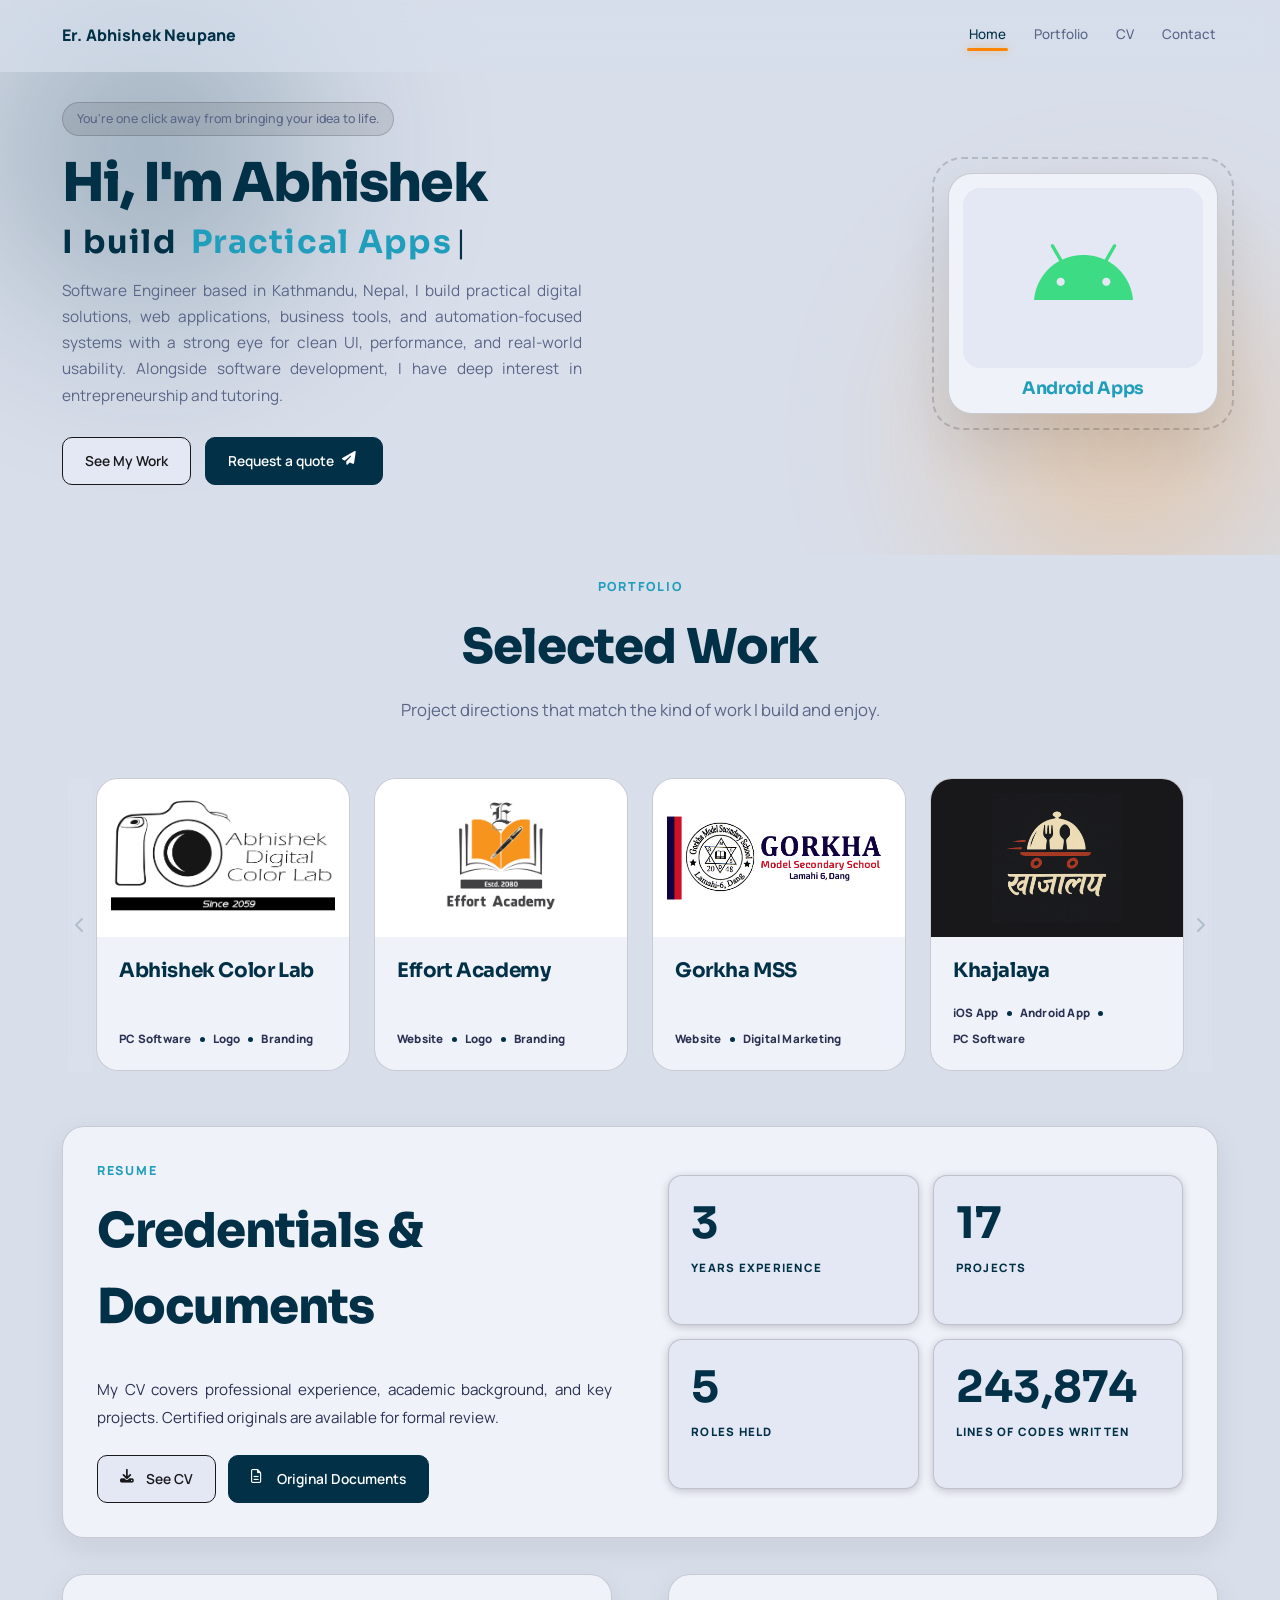
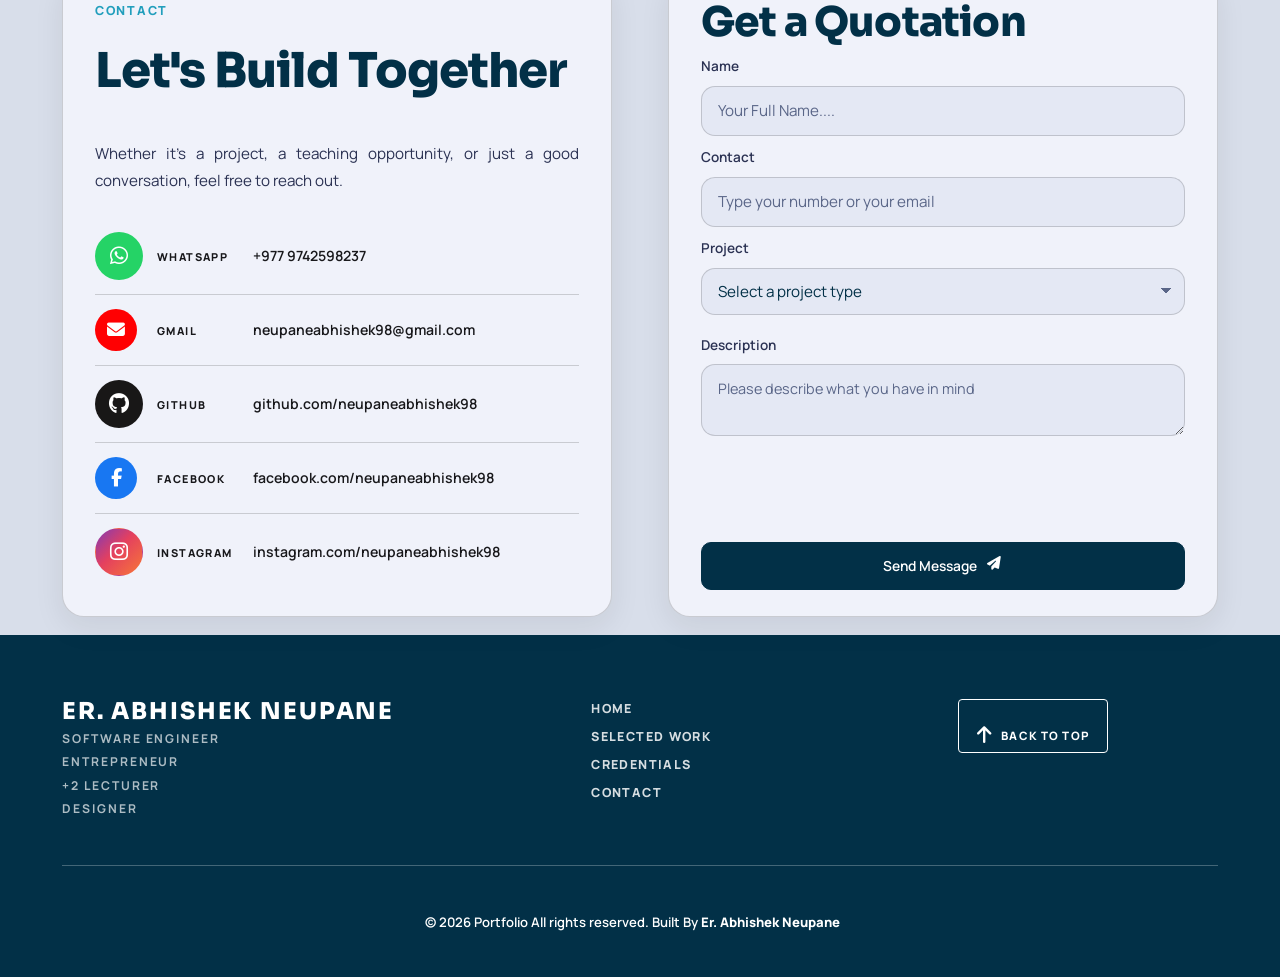
<file: index.html>
<!DOCTYPE html>
<html lang="en" data-theme="light">

<head>
  <meta charset="UTF-8" />
  <meta name="viewport" content="width=device-width, initial-scale=1.0" />
  <meta name="description"
    content="Abhishek Neupane - web developer and designer building responsive websites, clean interfaces, and practical digital experiences." />
  <meta name="theme-color" content="#d8deea" />
  <title>Er. Abhishek Neupane</title>
  <link rel="preconnect" href="https://fonts.googleapis.com">
  <link rel="preconnect" href="https://fonts.gstatic.com" crossorigin>
  <link
    href="https://fonts.googleapis.com/css2?family=Manrope:wght@300;400;500;600;700;800&family=Sora:wght@400;500;600;700;800&display=swap"
    rel="stylesheet">
  <link rel="stylesheet" href="https://cdnjs.cloudflare.com/ajax/libs/font-awesome/6.5.2/css/all.min.css" />
  <link rel="stylesheet" href="styles.css" />
</head>

<body>
  <!-- Navigation -->
  <header class="navbar" id="navbar">
    <div class="container nav-container">
      <a href="#home" class="logo" aria-label="Home">
        <span class="brand-logo-current">Er. Abhishek Neupane</span>
        <span class="brand-logo-hover" aria-hidden="true">A.NEUPANE</span>
      </a>
      <nav class="nav-links" id="navLinks">
        <a href="#home" class="nav-link nav-home"><span>Home</span></a>
        <a href="#portfolio" class="nav-link nav-portfolio" aria-label="Portfolio">
          <i class="fa-solid fa-briefcase" aria-hidden="true"></i>
          <span>Portfolio</span>
        </a>
        <a href="#cv" class="nav-link nav-cv"><span>CV</span></a>
        <a href="#contact" class="nav-link nav-contact" aria-label="Contact">
          <i class="fa-solid fa-phone" aria-hidden="true"></i>
          <span>Contact</span>
        </a>
      </nav>
      <button class="menu-toggle" id="menuToggle" aria-label="Toggle menu">
        <span></span><span></span><span></span>
      </button>
    </div>
  </header>

  <!-- Hero Section -->
  <section id="home" class="hero">
    <div class="hero-bg" aria-hidden="true">
      <div class="blob blob-1"></div>
      <div class="blob blob-2"></div>
    </div>
    <div class="container hero-content">
      <div class="hero-text">
        <p class="hero-eyebrow reveal">You're one click away from bringing your idea to life.</p>
        <h1 class="hero-title reveal">
          <span class="hero-line-1">Hi, I'm <span class="gradient-text">Abhishek</span></span>
          <span class="hero-line-2">
            <span class="hero-static">I build</span>
            <span class="typed-wrap">
              <span class="typed-text"></span><span class="cursor" aria-hidden="true">|</span>
            </span>
          </span>
        </h1>
        <p class="hero-subtitle reveal">
          Software Engineer based in Kathmandu, Nepal, I build practical digital solutions, web
          applications,
          business tools, and automation-focused systems
          with a strong eye for clean UI, performance, and real-world usability. Alongside software development, I have
          deep interest in entrepreneurship and tutoring.
        </p>
        <div class="hero-cta reveal">
          <a href="#portfolio" class="btn btn-secondary">See My Work</a>
          <a href="#contact" class="btn btn-primary btn-quote">
            <span>Request a quote</span>
            <i class="fa-solid fa-paper-plane" aria-hidden="true"></i>
          </a>
        </div>
      </div>

      <div class="hero-showcase reveal" aria-label="Things I've built">
        <div class="showcase-wrapper">
          <div class="showcase-card">
            <div class="showcase-frame">
              <div class="showcase-slide" data-pattern="1">
                <i class="showcase-skill-icon skill-android fa-brands fa-android" aria-hidden="true"></i>
              </div>
              <div class="showcase-slide" data-pattern="2">
                <i class="showcase-skill-icon skill-webapps fa-solid fa-window-restore" aria-hidden="true"></i>
              </div>
              <div class="showcase-slide" data-pattern="3">
                <i class="showcase-skill-icon skill-ios fa-brands fa-apple" aria-hidden="true"></i>
              </div>
              <div class="showcase-slide" data-pattern="4">
                <i class="showcase-skill-icon skill-software fa-solid fa-laptop-code" aria-hidden="true"></i>
              </div>
              <div class="showcase-slide" data-pattern="5">
                <i class="showcase-skill-icon skill-websites fa-solid fa-globe" aria-hidden="true"></i>
              </div>
              <div class="showcase-slide" data-pattern="6">
                <i class="showcase-skill-icon skill-marketing fa-solid fa-bullhorn" aria-hidden="true"></i>
              </div>
              <div class="showcase-slide" data-pattern="7">
                <i class="showcase-skill-icon skill-graphic fa-solid fa-pen-nib" aria-hidden="true"></i>
              </div>
              <div class="showcase-slide" data-pattern="8">
                <i class="showcase-skill-icon skill-uiux fa-solid fa-bezier-curve" aria-hidden="true"></i>
              </div>
              <div class="showcase-slide" data-pattern="9">
                <i class="showcase-skill-icon skill-business fa-solid fa-briefcase" aria-hidden="true"></i>
              </div>
            </div>
            <div class="showcase-meta">
              <h3 class="showcase-brand">Android Apps</h3>
            </div>
          </div>
          <div class="showcase-decor"></div>
        </div>
      </div>

    </div>
  </section>



  <!-- Portfolio Section -->
  <section id="portfolio" class="section portfolio">
    <div class="container">
      <div class="section-header reveal">
        <p class="section-kicker">Portfolio</p>
        <h2 class="section-title">Selected <span class="gradient-text">Work</span></h2>
        <p class="section-subtitle">Project directions that match the kind of work I build and enjoy.</p>
      </div>
      <div class="portfolio-carousel reveal" aria-label="Selected work carousel">
        <button class="portfolio-arrow portfolio-arrow-prev" type="button" aria-label="Previous project">
          <i class="fa-solid fa-chevron-left"></i>
        </button>
        <div class="portfolio-window">
          <div class="portfolio-grid" id="portfolioTrack">
            <a class="project-card project-color-lab" href="https://example.com" target="_blank" rel="noopener">
              <div class="project-thumb">
                <img class="project-logo" src="asset/recent work/Abhishek Color Lab.webp"
                  alt="Abhishek Color Lab logo" />
              </div>
              <div class="project-body">
                <h3>Abhishek Color Lab</h3>
                <div class="project-stack">
                  <span>PC Software</span><span>Logo</span><span>Branding</span>
                </div>
              </div>
            </a>

            <a class="project-card" href="https://example.com" target="_blank" rel="noopener">
              <div class="project-thumb">
                <img class="project-logo" src="asset/recent work/Effort Academy.webp" alt="Effort Academy logo" />
              </div>
              <div class="project-body">
                <h3>Effort Academy</h3>
                <div class="project-stack">
                  <span>Website</span><span>Logo</span><span>Branding</span>
                </div>
              </div>
            </a>

            <a class="project-card" href="https://gmss.edu.np" target="_blank" rel="noopener">
              <div class="project-thumb">
                <img class="project-logo" src="asset/recent work/Gorkha MSS.webp" alt="Gorkha MSS logo" />
              </div>
              <div class="project-body">
                <h3>Gorkha MSS</h3>
                <div class="project-stack">
                  <span>Website</span><span>Digital Marketing</span>
                </div>
              </div>
            </a>

            <a class="project-card project-khajalaya" href="https://example.com" target="_blank" rel="noopener">
              <div class="project-thumb">
                <img class="project-logo" src="asset/recent work/Khajalaya.webp" alt="Khajalaya logo" />
              </div>
              <div class="project-body">
                <h3>Khajalaya</h3>
                <div class="project-stack">
                  <span>iOS App</span><span>Android App</span><span>PC Software</span>
                </div>
              </div>
            </a>

            <a class="project-card project-ordash" href="https://ordashnepal.com" target="_blank" rel="noopener">
              <div class="project-thumb">
                <img class="project-logo" src="asset/recent work/Ordash.webp" alt="Ordash logo" />
              </div>
              <div class="project-body">
                <h3>Ordash Nepal</h3>
                <div class="project-stack">
                  <span>Web Application</span><span>Android App</span>
                </div>
              </div>
            </a>

            <article class="project-card">
              <div class="project-thumb">
                <img class="project-logo" src="asset/recent work/FlipIt.webp" alt="FlipIt logo" />
              </div>
              <div class="project-body">
                <h3>FlipIt</h3>
                <div class="project-stack">
                  <span>Logo</span><span>Software</span><span>Website</span><span>Web Application</span>
                </div>
              </div>
            </article>

            <a class="project-card" href="https://raptidental.github.io/" target="_blank" rel="noopener">
              <div class="project-thumb">
                <img class="project-logo" src="asset/recent work/Rapti Dental Care.webp"
                  alt="Rapti Dental Care logo" />
              </div>
              <div class="project-body">
                <h3>Rapti Dental Care</h3>
                <div class="project-stack">
                  <span>Website</span><span>Logo</span>
                </div>
              </div>
            </a>

            <a class="project-card" href="https://example.com" target="_blank" rel="noopener">
              <div class="project-thumb">
                <img class="project-logo" src="asset/recent work/Rotaract.webp" alt="Rotaract logo" />
              </div>
              <div class="project-body">
                <h3>Rortaract Club</h3>
                <div class="project-stack">
                  <span>Logo</span><span>Website</span><span>Digital Marketing</span>
                </div>
              </div>
            </a>

            <a class="project-card" href="https://example.com" target="_blank" rel="noopener">
              <div class="project-thumb">
                <img class="project-logo" src="asset/recent work/Somaithan LH Academy.webp"
                  alt="Somaithan LH Academy logo" />
              </div>
              <div class="project-body">
                <h3 class="project-title-long">Somaithan LH Academy</h3>
                <div class="project-stack">
                  <span>Logo</span>
                </div>
              </div>
            </a>
          </div>
        </div>
        <button class="portfolio-arrow portfolio-arrow-next" type="button" aria-label="Next project">
          <i class="fa-solid fa-chevron-right"></i>
        </button>
      </div>
    </div>
  </section>

  <!-- Credentials Section -->
  <section id="cv" class="section cv credentials">
    <div class="container">
      <div class="credentials-grid reveal">
        <div class="credentials-copy">
          <p class="section-kicker">Resume</p>
          <h2 class="section-title">Credentials &amp; <span class="gradient-text">Documents</span></h2>
          <p class="credentials-desc">My CV covers professional experience, academic background, and key projects.
            Certified originals are available for formal review.</p>
          <div class="credentials-actions">
            <a href="#" class="btn btn-secondary" id="downloadCv">
              <i class="fa-solid fa-download"></i>
              See CV
            </a>
            <a href="documents.html" class="btn btn-primary" target="_blank" rel="noopener">
              <i class="fa-regular fa-file-lines"></i>
              Original Documents
            </a>
          </div>
        </div>

        <div class="credential-stats">
          <div class="credential-stat">
            <strong data-count="4" data-suffix="+">4+</strong>
            <span>Years Experience</span>
          </div>
          <div class="credential-stat">
            <strong data-count="25" data-suffix="+">25+</strong>
            <span>Projects</span>
          </div>
          <div class="credential-stat">
            <strong data-count="7" data-suffix="+">7+</strong>
            <span>Roles Held</span>
          </div>
          <div class="credential-stat">
            <strong data-count="351496" data-suffix="+">351,496+</strong>
            <span>Lines of Codes Written</span>
          </div>
        </div>
      </div>
    </div>
  </section>

  <!-- Contact Section -->
  <section id="contact" class="section contact build">
    <div class="container">
      <div class="build-grid">
        <div class="build-copy reveal">
          <p class="section-kicker">Contact</p>
          <h2 class="section-title">Let's Build <span class="gradient-text">Together</span></h2>
          <p class="build-desc">Whether it's a project, a teaching opportunity, or just a good conversation, feel free
            to reach out.</p>
          <div class="build-links">
            <a class="build-link build-whatsapp" href="https://wa.me/9779742598237" target="_blank"
              rel="noopener">
              <i class="fa-brands fa-whatsapp"></i>
              <span>WhatsApp</span>
              <strong>+977 9742598237</strong>
            </a>
            <a class="build-link build-gmail" href="mailto:neupaneabhishek98@gmail.com">
              <i class="fa-solid fa-envelope"></i>
              <span>Gmail</span>
              <strong>neupaneabhishek98@gmail.com</strong>
            </a>
            <a class="build-link build-github" href="https://github.com/neupaneabhishek98" target="_blank"
              rel="noopener">
              <i class="fa-brands fa-github"></i>
              <span>GitHub</span>
              <strong>github.com/neupaneabhishek98</strong>
            </a>
            <a class="build-link build-facebook" href="https://www.facebook.com/neupaneabhishek98" target="_blank"
              rel="noopener">
              <i class="fa-brands fa-facebook-f"></i>
              <span>Facebook</span>
              <strong>facebook.com/neupaneabhishek98</strong>
            </a>
            <a class="build-link build-instagram" href="https://www.instagram.com/neupaneabhishek98" target="_blank"
              rel="noopener">
              <i class="fa-brands fa-instagram"></i>
              <span>Instagram</span>
              <strong>instagram.com/neupaneabhishek98</strong>
            </a>
          </div>
        </div>

        <form class="contact-form build-form reveal" id="contactForm" novalidate>
          <div class="form-heading">
            <h2 class="section-title">Get a <span class="gradient-text">Quotation</span></h2>
          </div>
          <div class="form-group">
            <label for="name">Name</label>
            <input type="text" id="name" name="name" placeholder="Your Full Name...." required />
          </div>
          <div class="form-group">
            <label for="contactMethod">Contact</label>
            <input type="text" id="contactMethod" name="contactMethod" placeholder="Type your number or your email"
              required />
          </div>
          <div class="form-group">
            <label for="projectSelect">Project</label>
            <select id="projectSelect" name="projectSelect" aria-describedby="selectedProjects">
              <option value="">Select a project type</option>
              <option value="Mobile App">Mobile App</option>
              <option value="Website">Website</option>
              <option value="Web Application">Web Application</option>
              <option value="Local Software">Local Software</option>
              <option value="Branding">Branding</option>
              <option value="Logo Design">Logo Design</option>
              <option value="Other">Other</option>
            </select>
            <div class="selected-projects" id="selectedProjects" aria-live="polite">
            </div>
          </div>
          <div class="form-group">
            <label for="description">Description</label>
            <textarea id="description" name="description" rows="5"
              placeholder="Please describe what you have in mind" required></textarea>
          </div>
          <button type="submit" class="btn btn-primary btn-block">
            Send Message
            <i class="fa-solid fa-paper-plane"></i>
          </button>
          <p class="form-status" id="formStatus" role="status" aria-live="polite"></p>
        </form>
      </div>
    </div>
  </section>

  <!-- Footer -->
  <footer class="footer">
    <div class="container footer-inner">
      <div class="footer-top">
        <div class="footer-identity">
          <a href="#home" class="footer-brand" aria-label="Back to home">
            <span class="brand-logo-current">Er. Abhishek Neupane</span>
            <span class="brand-logo-hover" aria-hidden="true">A.NEUPANE</span>
            <small>Software Engineer</small>
            <small>Entrepreneur</small>
            <small>+2 Lecturer</small>
            <small>Designer</small>
          </a>
        </div>

        <nav class="footer-column" aria-label="Primary footer links">
          <a href="#home">Home</a>
          <a href="#portfolio">Selected Work</a>
          <a href="#cv">Credentials</a>
          <a href="#contact">Contact</a>
        </nav>

        <a class="footer-top-link" href="#home" aria-label="Back to top">
          <i class="fa-solid fa-arrow-up" aria-hidden="true"></i>
          <span>Back to Top</span>
        </a>
      </div>

      <div class="footer-divider"></div>

      <p class="footer-copy">&copy; <span id="year"></span> Portfolio All rights reserved. Built By <a
          href="https://wa.me/9779742598237" target="_blank" rel="noopener">Er. Abhishek Neupane</a></p>
    </div>
  </footer>

  <script src="script.js"></script>
</body>

</html>
</file>
<file: styles.css>
/* ============================================
   Abhishek Neupane - Portfolio
   Modern, responsive, themeable
   Fonts: Manrope (body) + Sora (headings)
   ============================================ */

/* ---------- Design Tokens ---------- */
:root {
  --color-sky: #219ebc;
  --color-navy: #023047;
  --color-orange: #fb8500;
  --color-red: #ff0002;
  --color-green: #16a34a;
  --color-white: #ffffff;
  --color-matte: #18181b;
  --gray-50: #f0f2fa;
  --gray-100: #e4e8f4;
  --gray-200: #d8deea;
  --gray-500: #5a6688;
  --gray-800: #2b3253;

  --brand-facebook: #1877f2;
  --brand-instagram: #e4405f;
  --brand-instagram-gradient: linear-gradient(135deg, #833ab4 0%, #e4405f 45%, #f77737 100%);
  --brand-whatsapp: #25d366;
  --brand-github: #181717;
  --brand-gmail: var(--color-red);
  --brand-android: var(--color-sky);

  --bg: var(--color-matte);
  --bg-elev: var(--color-navy);
  --bg-soft: var(--color-matte);
  --surface: rgba(255, 255, 255, 0.04);
  --surface-hover: rgba(255, 255, 255, 0.08);
  --border: rgba(255, 255, 255, 0.08);
  --text: var(--color-white);
  --text-muted: var(--gray-200);
  --text-soft: var(--gray-100);
  --primary: var(--color-navy);
  --primary-2: var(--color-sky);
  --accent: var(--color-orange);
  --yellow: var(--color-orange);
  --yellow-soft: var(--color-orange);
  --success: var(--color-green);
  --danger: var(--color-red);
  --grad: linear-gradient(135deg, var(--color-navy) 0%, var(--color-sky) 58%, var(--color-orange) 100%);

  --radius-sm: 8px;
  --radius: 14px;
  --radius-lg: 22px;
  --shadow-sm: 0 2px 8px rgba(0, 0, 0, 0.2);
  --shadow: 0 10px 30px rgba(0, 0, 0, 0.35);
  --shadow-lg: 0 30px 60px rgba(0, 0, 0, 0.45);

  --container: 1360px;
  --nav-h: 88px;

  --font-body: 'Manrope', -apple-system, BlinkMacSystemFont, 'Segoe UI', sans-serif;
  --font-head: 'Sora', 'Manrope', sans-serif;

  --ease: cubic-bezier(0.22, 1, 0.36, 1);
}

[data-theme="light"] {
  --bg: var(--gray-200);
  --bg-elev: var(--gray-50);
  --bg-soft: var(--gray-100);
  --surface: rgba(24, 24, 27, 0.1);
  --surface-hover: rgba(24, 24, 27, 0.16);
  --border: rgba(24, 24, 27, 0.18);
  --text: var(--color-navy);
  --text-muted: var(--gray-500);
  --text-soft: var(--gray-800);
  --shadow: 0 10px 30px rgba(24, 24, 27, 0.08);
  --shadow-lg: 0 30px 60px rgba(24, 24, 27, 0.12);
}

/* ---------- Base ---------- */
*,
*::before,
*::after {
  box-sizing: border-box;
}

* {
  margin: 0;
  padding: 0;
}

html {
  scroll-behavior: smooth;
  scroll-padding-top: var(--nav-h);
  overflow-x: hidden;
}

section[id] {
  scroll-margin-top: var(--nav-h);
}

body {
  font-family: var(--font-body);
  background: var(--bg);
  color: var(--text);
  line-height: 1.6;
  -webkit-font-smoothing: antialiased;
  -moz-osx-font-smoothing: grayscale;
  overflow-x: hidden;
  transition: background 0.3s ease, color 0.3s ease;
}

h1,
h2,
h3,
h4,
h5,
h6 {
  font-family: var(--font-head);
  letter-spacing: -0.02em;
}

img {
  max-width: 100%;
  display: block;
}

a {
  color: inherit;
  text-decoration: none;
}

button {
  font: inherit;
  cursor: pointer;
  border: none;
  background: none;
  color: inherit;
}

input,
textarea {
  font: inherit;
}

.container {
  max-width: var(--container);
  margin: 0 auto;
  padding: 0 24px;
}

.gradient-text {
  color: var(--primary);
}

/* ---------- Buttons ---------- */
.btn {
  display: inline-flex;
  align-items: center;
  justify-content: center;
  gap: 8px;
  padding: 14px 26px;
  border-radius: 10px;
  font-family: var(--font-body);
  font-weight: 600;
  font-size: 0.95rem;
  transition: background 0.2s ease, color 0.2s ease, border-color 0.2s ease;
  white-space: nowrap;
  cursor: pointer;
  border: 1px solid transparent;
  box-shadow: none;
  transform: none;
}

.btn svg,
.btn i {
  width: 18px;
  height: 18px;
}

.btn-primary {
  background: var(--primary);
  color: var(--color-white);
  border-color: var(--primary);
}

.btn-primary:hover,
.btn-primary:focus-visible {
  background: color-mix(in srgb, var(--primary) 84%, var(--primary-2));
  border-color: var(--primary);
  color: var(--color-white);
}

.btn-quote {
  position: static;
  min-width: 0;
  min-height: 0;
  padding-right: 26px;
  overflow: visible;
}

.btn-quote span {
  position: static;
  z-index: auto;
  transition: none;
}

.btn-quote i {
  position: static;
  z-index: auto;
  transform: none;
  transition: none;
  pointer-events: none;
}

.btn-quote:hover span,
.btn-quote:focus-visible span {
  transform: none;
}

.btn-quote:hover i,
.btn-quote:focus-visible i {
  transform: none;
}

.btn-secondary {
  background: var(--gray-100);
  color: var(--color-matte);
  border-color: var(--color-matte);
}

.btn-secondary:hover,
.btn-secondary:focus-visible {
  background: var(--color-white);
  color: var(--color-matte);
  border-color: var(--color-matte);
}

.btn-block {
  width: 100%;
}

/* ---------- Navbar ---------- */
.navbar {
  position: fixed;
  top: 0;
  left: 0;
  right: 0;
  height: var(--nav-h);
  z-index: 100;
  background: color-mix(in srgb, var(--bg) 70%, transparent);
  backdrop-filter: saturate(140%) blur(14px);
  -webkit-backdrop-filter: saturate(140%) blur(14px);
  border-bottom: 1px solid transparent;
  transition: border-color 0.3s ease, background 0.3s ease;
}

.navbar.scrolled {
  border-bottom-color: var(--border);
}

.nav-container {
  height: 100%;
  display: flex;
  align-items: center;
  justify-content: space-between;
}

.logo {
  position: relative;
  display: inline-grid;
  align-items: center;
  font-family: var(--font-body);
  font-weight: 800;
  font-size: clamp(1.02rem, 2vw, 1.24rem);
  letter-spacing: 0.01em;
  color: var(--text);
  transition: color 0.2s ease;
}

.logo:hover {
  color: var(--accent);
}

.brand-logo-current,
.brand-logo-hover {
  grid-area: 1 / 1;
  transition: opacity 0.22s ease-in-out, color 0.22s ease-in-out;
}

.brand-logo-hover {
  display: none;
  color: var(--accent);
  opacity: 0;
}

.logo:hover .brand-logo-current,
.logo:focus-visible .brand-logo-current {
  color: var(--accent);
  opacity: 1;
}

.logo::after {
  content: attr(data-hover-hook);
  position: absolute;
  left: 0;
  top: calc(100% + 12px);
  width: max-content;
  max-width: min(280px, calc(100vw - 48px));
  padding: 9px 12px;
  border: 1px solid color-mix(in srgb, var(--primary) 78%, var(--border));
  border-radius: 8px;
  background: var(--primary);
  box-shadow: var(--shadow-sm);
  color: var(--color-white);
  font-size: 0.78rem;
  font-weight: 800;
  line-height: 1.3;
  white-space: normal;
  opacity: 0;
  pointer-events: none;
  transform: translateY(-4px);
  transition: opacity 0.18s ease, transform 0.18s ease;
  z-index: 20;
}

.logo::before {
  content: '';
  position: absolute;
  left: 18px;
  top: calc(100% + 7px);
  width: 10px;
  height: 10px;
  border-left: 1px solid color-mix(in srgb, var(--primary) 78%, var(--border));
  border-top: 1px solid color-mix(in srgb, var(--primary) 78%, var(--border));
  background: var(--primary);
  opacity: 0;
  pointer-events: none;
  transform: rotate(45deg) translateY(-4px);
  transition: opacity 0.18s ease, transform 0.18s ease;
  z-index: 21;
}

.logo:hover::after,
.logo:focus-visible::after,
.logo:hover::before,
.logo:focus-visible::before {
  opacity: 1;
  transform: translateY(0);
}

.logo:hover::before,
.logo:focus-visible::before {
  transform: rotate(45deg) translateY(0);
}

.nav-links {
  display: flex;
  align-items: center;
  gap: 28px;
}

.nav-link {
  position: relative;
  display: inline-flex;
  align-items: center;
  justify-content: center;
  font-size: 0.95rem;
  font-weight: 500;
  color: var(--text-muted);
  padding: 4px 2px 6px;
  transition: color 0.2s ease;
}

.nav-link i {
  display: none;
}

.nav-link:hover {
  color: var(--accent);
}

.nav-link.active {
  color: var(--text);
}

.nav-link.active::after {
  content: '';
  position: absolute;
  left: 0;
  right: 0;
  bottom: 0;
  height: 3px;
  background: var(--yellow);
  border-radius: 3px;
  box-shadow: 0 0 10px color-mix(in srgb, var(--accent) 52%, transparent);
}

.menu-toggle {
  display: none;
  flex-direction: column;
  justify-content: space-between;
  align-items: center;
  width: 42px;
  height: 42px;
  padding: 10px;
  border: 1px solid var(--border);
  border-radius: 12px;
  background: var(--bg-elev);
  box-shadow: var(--shadow-sm);
}

.menu-toggle span {
  width: 20px;
  height: 2px;
  background: var(--text);
  border-radius: 2px;
  transition: transform 0.3s var(--ease), opacity 0.2s ease;
}

.menu-toggle.open span:nth-child(1) {
  transform: translateY(10px) rotate(45deg);
}

.menu-toggle.open span:nth-child(2) {
  opacity: 0;
}

.menu-toggle.open span:nth-child(3) {
  transform: translateY(-10px) rotate(-45deg);
}

/* ---------- Hero ---------- */
.hero {
  position: relative;
  min-height: 100vh;
  display: flex;
  align-items: center;
  padding: calc(var(--nav-h) + 40px) 0 90px;
  overflow: hidden;
}

.hero-bg {
  position: absolute;
  inset: 0;
  z-index: 0;
  pointer-events: none;
}

.blob {
  position: absolute;
  border-radius: 50%;
  filter: blur(80px);
  opacity: 0.5;
  animation: float 14s ease-in-out infinite;
}

.blob-1 {
  width: 500px;
  height: 500px;
  background: radial-gradient(circle, var(--primary) 0%, transparent 70%);
  top: -100px;
  left: -100px;
}

.blob-2 {
  width: 480px;
  height: 480px;
  background: radial-gradient(circle, var(--accent) 0%, transparent 70%);
  bottom: -120px;
  right: -80px;
  animation-delay: -7s;
}

[data-theme="light"] .blob {
  opacity: 0.35;
}

@keyframes float {

  0%,
  100% {
    transform: translate(0, 0) scale(1);
  }

  50% {
    transform: translate(40px, -40px) scale(1.1);
  }
}

.hero-content {
  position: relative;
  z-index: 1;
  display: grid;
  grid-template-columns: 1fr 1fr;
  gap: 24px;
  align-items: center;
  width: 100%;
}

.hero-text {
  text-align: left;
}

.hero-eyebrow {
  display: inline-block;
  padding: 6px 14px;
  border-radius: 999px;
  background: var(--surface);
  border: 1px solid var(--border);
  font-size: 0.85rem;
  color: var(--text-muted);
  margin-bottom: 22px;
  font-weight: 500;
}

.hero-title {
  font-family: var(--font-head);
  font-size: clamp(2.2rem, 5.2vw, 4rem);
  font-weight: 800;
  line-height: 1.1;
  letter-spacing: -0.03em;
  margin-bottom: 22px;
  display: flex;
  flex-direction: column;
  gap: 6px;
  width: max-content;
  max-width: 100%;
}

.hero-line-1 {
  display: block;
}

.hero-line-2 {
  display: flex;
  align-items: baseline;
  gap: 14px;
  flex-wrap: nowrap;
  font-size: clamp(1.7rem, 3.2vw, 2.4rem);
  font-weight: 700;
  letter-spacing: 0.04em;
  margin-top: 6px;
  width: max-content;
  max-width: none;
  overflow: visible;
}

.hero-static {
  white-space: nowrap;
}

.typed-wrap {
  display: inline-flex;
  align-items: baseline;
  width: 18ch;
  min-width: 18ch;
  min-height: 1.1em;
  position: relative;
  overflow: visible;
  padding-right: 0.18em;
}

.typed-text {
  display: inline-block;
  color: var(--primary-2);
  white-space: nowrap;
  padding-right: 0.04em;
}

.cursor {
  display: inline-block;
  margin-left: 2px;
  color: var(--primary);
  animation: blink 1s infinite;
  font-weight: 300;
  letter-spacing: 0;
}

@keyframes blink {

  0%,
  50% {
    opacity: 1;
  }

  51%,
  100% {
    opacity: 0;
  }
}

.hero-subtitle {
  font-size: clamp(1.02rem, 1.5vw, 1.18rem);
  color: var(--text-muted);
  max-width: 560px;
  margin-bottom: 32px;
  text-align: justify;
  hyphens: auto;
}

.hero-cta {
  display: flex;
  gap: 14px;
  flex-wrap: wrap;
}

/* ---------- Hero Showcase (right side) ---------- */
.hero-showcase {
  display: flex;
  justify-content: flex-end;
  align-items: center;
}

.showcase-wrapper {
  position: relative;
  width: min(320px, 100%);
  margin-left: auto;
  margin-right: -30px;
}

.showcase-card {
  width: 100%;
  background: var(--bg-elev);
  border: 1px solid var(--border);
  border-radius: 30px;
  padding: 18px 18px 12px;
  box-shadow: var(--shadow-lg);
  position: relative;
  z-index: 1;
}

.showcase-decor {
  position: absolute;
  inset: -16px;
  border: 2px dashed var(--border);
  border-radius: 30px;
  z-index: 0;
  animation: rotate 30s linear infinite;
}

.showcase-frame {
  position: relative;
  width: 100%;
  aspect-ratio: 4 / 3;
  border-radius: 20px;
  overflow: hidden;
  background: var(--bg-soft);
}

.showcase-slide {
  position: absolute;
  inset: 0;
  opacity: 0;
  transform: translateY(12px) scale(0.9);
  transition: opacity 0.55s var(--ease), transform 0.55s var(--ease);
}

.showcase-slide.active {
  opacity: 1;
  transform: translateY(0) scale(1);
}

.showcase-skill-icon {
  display: flex;
  align-items: center;
  justify-content: center;
  width: 100%;
  height: 100%;
  background: var(--bg-soft);
  color: var(--primary);
  font-size: clamp(4.6rem, 11vw, 6.8rem);
  will-change: transform, opacity;
}

.skill-software {
  color: var(--color-matte);
}

.skill-android {
  color: #3ddc84;
}

.skill-ios {
  color: var(--color-matte);
}

.skill-websites {
  color: var(--color-matte);
}

.skill-webapps {
  color: var(--color-matte);
}

.skill-marketing,
.skill-graphic,
.skill-uiux,
.skill-business {
  color: var(--color-matte);
}

.skill-automation {
  color: var(--color-matte);
}

.skill-ai {
  color: var(--color-matte);
}

.skill-ml {
  color: var(--color-matte);
}

.showcase-meta {
  text-align: center;
  padding: 7px 8px 0;
}

.showcase-label {
  display: block;
  font-size: 0.72rem;
  font-weight: 600;
  letter-spacing: 0.18em;
  text-transform: uppercase;
  color: var(--text-muted);
  margin-bottom: 6px;
}

.showcase-brand {
  font-family: var(--font-head);
  font-size: clamp(1.3rem, 2.2vw, 1.3rem);
  font-weight: 700;
  color: var(--primary-2);
  transition: opacity 0.3s ease;
}

/* ---------- Section Defaults ---------- */
.section {
  padding: 2vh 0;
  position: relative;
}

.section-header {
  text-align: center;
  margin-bottom: 50px;
  max-width: 700px;
  margin-inline: auto;
}

.section-title {
  font-family: var(--font-head);
  font-size: clamp(2rem, 4vw, 3rem);
  font-weight: 800;
  letter-spacing: -0.02em;
  margin-bottom: 12px;
}

.section-subtitle {
  color: var(--text-muted);
  font-size: 1.05rem;
}

/* ---------- About ---------- */
.about-grid {
  display: grid;
  grid-template-columns: 1fr 1.4fr;
  gap: 60px;
  align-items: center;
}

.about-image {
  display: flex;
  justify-content: center;
}

.image-wrapper {
  position: relative;
  width: min(340px, 100%);
  aspect-ratio: 1;
}

.avatar {
  width: 100%;
  height: 100%;
  border-radius: 30px;
  background: var(--grad);
  display: flex;
  align-items: center;
  justify-content: center;
  font-family: var(--font-head);
  font-size: 8rem;
  font-weight: 800;
  color: white;
  box-shadow: var(--shadow-lg);
  position: relative;
  z-index: 1;
  letter-spacing: -0.05em;
}

.image-decor {
  position: absolute;
  inset: -16px;
  border: 2px dashed var(--border);
  border-radius: 30px;
  z-index: 0;
  animation: rotate 30s linear infinite;
}

@keyframes rotate {
  to {
    transform: rotate(360deg);
  }
}

.about-text h3 {
  font-size: clamp(1.4rem, 2.5vw, 1.7rem);
  font-weight: 700;
  margin-bottom: 18px;
  line-height: 1.3;
}

.about-text p {
  color: var(--text-soft);
  margin-bottom: 14px;
  text-align: justify;
  hyphens: auto;
}

.about-stats {
  display: grid;
  grid-template-columns: repeat(3, 1fr);
  gap: 16px;
  margin: 30px 0;
  padding: 24px;
  background: var(--surface);
  border: 1px solid var(--border);
  border-radius: var(--radius-lg);
}

.stat h4 {
  font-family: var(--font-head);
  font-size: 2rem;
  font-weight: 800;
  color: var(--accent);
  margin-bottom: 4px;
}

.stat p {
  font-size: 0.85rem;
  color: var(--text-muted);
  margin: 0;
}

.skills h4 {
  font-size: 0.9rem;
  font-weight: 600;
  color: var(--text-muted);
  margin-bottom: 12px;
  text-transform: uppercase;
  letter-spacing: 0.08em;
}

.skill-tags {
  display: flex;
  flex-wrap: wrap;
  gap: 8px;
}

.skill-tags span {
  padding: 6px 14px;
  background: var(--surface);
  border: 1px solid var(--border);
  border-radius: 999px;
  font-size: 0.85rem;
  font-weight: 500;
  color: var(--text-soft);
  transition: all 0.2s ease;
}

.skill-tags span:hover {
  background: var(--surface-hover);
  border-color: var(--primary);
  color: var(--text);
}

/* ---------- Portfolio ---------- */
.portfolio-carousel {
  position: relative;
  --portfolio-edge: max(56px, calc((100vw - var(--container)) / 2 + 24px));
  --portfolio-arrow-width: 24px;
  --portfolio-arrow-gap: 6px;
  width: 100vw;
  margin-left: calc(50% - 50vw);
  padding-inline: var(--portfolio-edge);
  overflow-x: clip;
}

.portfolio-window {
  overflow-x: hidden;
  overflow-y: hidden;
  padding: 4px 2px 18px;
  width: 100%;
  scrollbar-width: none;
  scroll-behavior: auto;
  scroll-snap-type: none;
}

.portfolio-grid {
  display: flex;
  gap: 24px;
  overflow: visible;
  scrollbar-width: none;
  padding: 0;
  backface-visibility: hidden;
  transform: translate3d(0, 0, 0);
  will-change: transform;
}

.portfolio-grid.is-moving {
  transition: transform 0.62s var(--ease);
}

.portfolio-grid::-webkit-scrollbar {
  display: none;
}

.portfolio-arrow {
  position: absolute;
  top: 4px;
  bottom: 18px;
  transform: none;
  display: inline-flex;
  align-items: center;
  justify-content: center;
  width: var(--portfolio-arrow-width);
  height: auto;
  min-height: 0;
  border-radius: 0;
  background: color-mix(in srgb, var(--bg-elev) 82%, transparent);
  border: 0;
  color: var(--text);
  box-shadow: none;
  opacity: 0.18;
  transition: opacity 0.2s ease, background 0.2s ease, color 0.2s ease;
  z-index: 3;
  backdrop-filter: blur(8px);
}

.portfolio-carousel:hover .portfolio-arrow {
  background: color-mix(in srgb, var(--bg-elev) 94%, var(--color-matte));
  opacity: 0.72;
}

.portfolio-arrow-prev {
  left: max(6px, calc(var(--portfolio-edge) - var(--portfolio-arrow-width) - var(--portfolio-arrow-gap)));
}

.portfolio-arrow-next {
  right: max(6px, calc(var(--portfolio-edge) - var(--portfolio-arrow-width) - var(--portfolio-arrow-gap)));
}

.portfolio-arrow:hover,
.portfolio-arrow:focus-visible,
.portfolio-arrow:active {
  color: var(--text);
  background: color-mix(in srgb, var(--bg-elev) 96%, var(--color-matte));
  opacity: 0.86;
}

.project-card {
  flex: 0 0 calc((100% - 72px) / 4);
  background: var(--bg-elev);
  border: 1px solid var(--border);
  border-radius: var(--radius-lg);
  overflow: hidden;
  transition: box-shadow 0.3s var(--ease);
  display: flex;
  flex-direction: column;
  scroll-snap-align: start;
  color: inherit;
  min-width: 0;
}

.project-card:hover {
  box-shadow: none;
  border-color: var(--border);
}

.project-thumb {
  aspect-ratio: 16 / 10;
  position: relative;
  overflow: hidden;
  display: flex;
  align-items: center;
  justify-content: center;
  background: var(--color-white);
}

.project-khajalaya .project-thumb {
  background: var(--color-matte);
}

.project-color-lab .project-thumb {
  background: var(--color-white);
}

.project-ordash .project-thumb {
  background: #040517;
}

.project-logo {
  width: 100%;
  height: 100%;
  object-fit: contain;
  padding: 14px;
}

.project-body {
  padding: 22px;
  flex-grow: 1;
  display: flex;
  flex-direction: column;
  justify-content: space-between;
  min-height: 124px;
}

.project-card:hover .project-body {
  background: transparent;
}

.project-card h3 {
  font-size: 1.25rem;
  font-weight: 700;
  margin-bottom: 8px;
  white-space: nowrap;
  line-height: 1.15;
}

.project-card .project-title-long {
  font-size: clamp(0.98rem, 1.25vw, 1.08rem);
}

.project-card p {
  color: var(--text-muted);
  font-size: 0.95rem;
  margin-bottom: 16px;
  flex-grow: 1;
  text-align: justify;
  hyphens: auto;
}

.project-stack {
  display: flex;
  flex-wrap: wrap;
  gap: 8px;
  margin-top: 14px;
  align-items: center;
}

.project-stack span {
  font-size: 0.72rem;
  padding: 0;
  background: transparent;
  border-radius: 0;
  color: var(--gray-800);
  border: 0;
  box-shadow: none;
  font-weight: 900;
  letter-spacing: 0.02em;
  transition: color 0.62s ease-in-out;
}

.project-stack span:nth-child(1) {
  transition-delay: 0s;
}

.project-stack span:nth-child(2) {
  transition-delay: 0.16s;
}

.project-stack span:nth-child(3) {
  transition-delay: 0.32s;
}

.project-stack span:not(:last-child)::after {
  content: "";
  display: inline-block;
  width: 5px;
  height: 5px;
  margin-left: 8px;
  border-radius: 50%;
  background: var(--color-navy);
  transform: translateY(-1px);
  transition: background 0.2s ease, box-shadow 0.2s ease;
}

.project-card:hover .project-stack span {
  color: var(--accent);
}

.project-card:hover .project-stack span:not(:last-child)::after {
  background: var(--color-navy);
  box-shadow: none;
}

/* ---------- Credentials + Build ---------- */
.section-kicker {
  display: inline-flex;
  align-items: center;
  margin-bottom: 12px;
  color: var(--primary-2);
  font-size: 0.78rem;
  font-weight: 800;
  letter-spacing: 0.14em;
  text-transform: uppercase;
}

.credentials-grid,
.build-grid {
  display: grid;
  grid-template-columns: minmax(0, 1fr) minmax(320px, 1fr);
  gap: 56px;
  align-items: stretch;
}

.credentials-grid {
  padding: 34px;
  background: var(--bg-elev);
  border: 1px solid var(--border);
  border-radius: var(--radius-lg);
  box-shadow: var(--shadow);
  align-items: center;
  min-height: 320px;
}

.credentials-copy {
  display: flex;
  flex-direction: column;
  justify-content: center;
}

.credentials-desc,
.build-desc {
  max-width: 520px;
  margin: 18px 0 24px;
  color: var(--text-soft);
  font-size: 0.95rem;
  line-height: 1.8;
  text-align: justify;
  hyphens: auto;
}

.credentials-actions {
  display: flex;
  flex-direction: row;
  flex-wrap: wrap;
  gap: 12px;
  align-items: flex-start;
}

.credential-stats {
  align-self: center;
}

.credential-stats {
  display: grid;
  grid-template-columns: repeat(2, minmax(0, 1fr));
  gap: 14px;
}

.credential-stat {
  min-height: 150px;
  padding: 26px 22px;
  background: var(--bg-soft);
  border: 1px solid var(--border);
  border-radius: var(--radius);
  box-shadow: var(--shadow-sm);
  color: var(--primary);
}

.credential-stat strong {
  display: flex;
  align-items: baseline;
  margin-bottom: 9px;
  color: var(--primary);
  font-family: var(--font-head);
  font-size: clamp(2.3rem, 3.8vw, 3.1rem);
  line-height: 1;
}

.stat-value,
.stat-plus {
  display: inline-block;
  color: inherit;
  font: inherit;
  letter-spacing: inherit;
  line-height: inherit;
  text-transform: none;
}

.stat-plus {
  opacity: 0;
  transform: translateX(-0.18em);
  transition: opacity 0.24s ease, transform 0.34s var(--ease);
}

.stat-plus.is-visible {
  opacity: 1;
  transform: translateX(0);
}

.credential-stat > span {
  color: var(--primary);
  font-size: 0.72rem;
  font-weight: 800;
  letter-spacing: 0.11em;
  text-transform: uppercase;
}

.build-links {
  display: flex;
  flex-direction: column;
}

.build-grid {
  align-items: stretch;
}

.build-copy,
.build .contact-form {
  padding: 26px 32px;
  background: var(--bg-elev);
  border: 1px solid var(--border);
  border-radius: var(--radius-lg);
  box-shadow: var(--shadow);
  height: 100%;
  display: flex;
  flex-direction: column;
  justify-content: flex-start;
}

.build .contact-form .form-heading .section-title {
  font-size: clamp(1.9rem, 3.2vw, 2.55rem);
  line-height: 1.05;
}

.build-link {
  display: grid;
  grid-template-columns: 48px 82px minmax(0, 1fr);
  align-items: center;
  gap: 14px;
  padding: 14px 0;
  border-bottom: 1px solid var(--border);
  color: var(--text-soft);
}

.build-link:last-child {
  border-bottom: none;
}

.build-link i {
  display: inline-flex;
  align-items: center;
  justify-content: center;
  width: 42px;
  height: 42px;
  border-radius: 50%;
  background: var(--surface);
  border: 1px solid transparent;
  color: var(--color-white);
  font-size: 1.12rem;
  transition: transform 0.2s var(--ease), background 0.2s ease, border-color 0.2s ease, color 0.2s ease;
}

.build-link span {
  color: var(--color-matte);
  font-size: 0.68rem;
  font-weight: 800;
  letter-spacing: 0.13em;
  text-transform: uppercase;
  transition: color 0.2s ease;
}

.build-link strong {
  min-width: 0;
  color: var(--color-matte);
  font-size: 0.88rem;
  font-weight: 600;
  overflow-wrap: anywhere;
}

.build-facebook i {
  background: var(--brand-facebook);
}

.build-instagram i {
  background: var(--brand-instagram-gradient);
}

.build-whatsapp i {
  background: var(--brand-whatsapp);
}

.build-github i {
  background: var(--brand-github);
}

.build-gmail i {
  background: var(--brand-gmail);
}

.build-whatsapp i,
.build-github i,
.build-instagram i {
  width: 48px;
  height: 48px;
  font-size: 1.28rem;
}

.build-link:hover i {
  transform: none;
}

.build-whatsapp:hover span {
  color: var(--brand-whatsapp);
}

.build-gmail:hover span {
  color: var(--brand-gmail);
}

.build-github:hover span {
  color: var(--brand-github);
}

.build-facebook:hover span {
  color: var(--brand-facebook);
}

.build-instagram:hover span {
  color: var(--brand-instagram);
}

.build-form {
  min-height: 0;
}

.build-form .btn-block {
  margin-top: auto;
}

/* ---------- CV ---------- */
.cv-actions {
  display: flex;
  justify-content: center;
  gap: 18px;
  flex-wrap: wrap;
  text-align: center;
  margin-bottom: 50px;
}

.qualification-grid {
  display: grid;
  grid-template-columns: minmax(0, 1.15fr) minmax(330px, 0.85fr);
  gap: 50px;
  align-items: stretch;
}

.cv-column {
  background: var(--bg-elev);
  border: 1px solid var(--border);
  border-radius: var(--radius-lg);
  padding: 32px;
}

.qualification-card {
  height: 100%;
}

.cv-heading {
  display: flex;
  align-items: center;
  gap: 10px;
  font-size: 1.3rem;
  font-weight: 700;
  margin-bottom: 28px;
  padding-bottom: 16px;
  border-bottom: 1px solid var(--border);
}

.cv-heading i {
  width: 22px;
  color: var(--primary-2);
}

.qualification-group {
  font-family: var(--font-head);
  font-size: 0.82rem;
  font-weight: 800;
  letter-spacing: 0.14em;
  text-transform: uppercase;
  color: var(--text-muted);
  margin: 4px 0 18px;
  padding-left: 32px;
}

.qualification-group:not(:first-child) {
  margin-top: 10px;
}

.timeline {
  position: relative;
}

.timeline::before {
  content: '';
  position: absolute;
  left: 7px;
  top: 8px;
  bottom: 8px;
  width: 2px;
  background: var(--border);
}

.timeline-item {
  position: relative;
  padding-left: 32px;
  padding-bottom: 28px;
}

.timeline-item:last-child {
  padding-bottom: 0;
}

.timeline-marker {
  position: absolute;
  left: 0;
  top: 6px;
  width: 16px;
  height: 16px;
  border-radius: 50%;
  background: var(--grad);
  box-shadow: 0 0 0 4px var(--bg-elev), 0 0 0 5px var(--border);
}

.timeline-date {
  font-family: var(--font-body);
  font-size: 0.78rem;
  font-weight: 600;
  color: var(--primary-2);
  letter-spacing: 0.08em;
}

.timeline-content h4 {
  font-size: 1.1rem;
  font-weight: 700;
  margin: 4px 0 2px;
}

.timeline-org {
  font-size: 0.9rem;
  color: var(--text-muted);
  margin-bottom: 8px;
  font-weight: 500;
}

.timeline-content>p:last-child {
  color: var(--text-soft);
  font-size: 0.95rem;
  text-align: justify;
  hyphens: auto;
}

/* ---------- Contact ---------- */
.contact-grid {
  display: grid;
  grid-template-columns: minmax(320px, 0.92fr) minmax(0, 1.08fr);
  gap: 60px;
  align-items: stretch;
}

.contact-photo {
  height: 420px;
  border-radius: var(--radius-lg);
  overflow: hidden;
  border: 1px solid var(--border);
  background: var(--bg-elev);
  box-shadow: var(--shadow);
}

.contact-photo img {
  width: 100%;
  height: 100%;
  object-fit: cover;
  object-position: center;
}

.contact-info {
  display: flex;
  flex-direction: column;
  height: 100%;
  background: var(--bg-elev);
  border: 1px solid var(--border);
  border-radius: var(--radius-lg);
  padding: 32px;
}

.contact-info h3 {
  font-size: 1.6rem;
  font-weight: 700;
  margin-bottom: 14px;
  line-height: 1.3;
}

.contact-info p {
  color: var(--text-soft);
  margin-bottom: 26px;
  text-align: justify;
  hyphens: auto;
}

.contact-list {
  list-style: none;
  display: grid;
  gap: 12px;
  margin-bottom: 28px;
}

.contact-list li {
  display: block;
  border-bottom: 1px solid var(--border);
  color: var(--text-soft);
  font-size: 0.95rem;
}

.contact-link {
  display: grid;
  grid-template-columns: 48px 1fr;
  align-items: center;
  gap: 15px;
  width: 100%;
  padding: 12px 0;
  color: var(--text-soft);
  transition: color 0.2s ease;
}

.contact-link i {
  display: inline-flex;
  align-items: center;
  justify-content: center;
  width: 42px;
  height: 42px;
  border-radius: 50%;
  background: var(--surface);
  border: 1px solid var(--border);
  font-size: 1.25rem;
  color: var(--primary-2);
  transition: background 0.2s ease, border-color 0.2s ease, color 0.2s ease;
}

.contact-link>span {
  display: grid;
  gap: 2px;
  min-width: 0;
}

.contact-value {
  overflow-wrap: anywhere;
}

.contact-label {
  display: block;
  font-size: 0.72rem;
  font-weight: 700;
  letter-spacing: 0.1em;
  text-transform: uppercase;
  color: var(--text-muted);
}

.contact-whatsapp:hover,
.contact-whatsapp:hover i {
  color: var(--brand-whatsapp);
}

.contact-whatsapp:hover i {
  background: var(--brand-whatsapp);
  border-color: var(--brand-whatsapp);
  color: var(--color-white);
}

.contact-email:hover,
.contact-email:hover i {
  color: var(--brand-gmail);
}

.contact-email:hover i {
  background: var(--brand-gmail);
  border-color: var(--brand-gmail);
  color: var(--color-white);
}

.contact-phone:hover,
.contact-phone:hover i {
  color: var(--primary);
}

.contact-phone:hover i {
  background: var(--primary);
  border-color: var(--primary);
  color: var(--color-white);
}

.contact-location i {
  color: var(--primary-2);
}

.contact-location:hover i {
  background: var(--primary-2);
  border-color: var(--primary-2);
  color: var(--color-white);
}

.social-links {
  display: flex;
  gap: 12px;
  margin-top: auto;
}

.social-link {
  display: inline-flex;
  align-items: center;
  justify-content: center;
  width: 44px;
  height: 44px;
  border-radius: 50%;
  background: var(--surface);
  border: 1px solid var(--border);
  color: var(--text-soft);
  transition: all 0.25s var(--ease);
}

.social-link i {
  font-size: 1.1rem;
}

.social-link:hover {
  color: var(--color-white);
  border-color: transparent;
  transform: none;
}

.social-github:hover {
  background: var(--brand-github);
}

.social-instagram:hover {
  background: var(--brand-instagram-gradient);
}

.social-facebook:hover {
  background: var(--brand-facebook);
}

.contact-form {
  background: var(--bg-elev);
  border: 1px solid var(--border);
  border-radius: var(--radius-lg);
  padding: 32px;
  height: 100%;
}

.form-group {
  margin-bottom: 11px;
}

.form-group label,
.form-label {
  display: block;
  font-size: 0.85rem;
  font-weight: 600;
  margin-bottom: 8px;
  color: var(--text-soft);
}

.form-group input,
.form-group select,
.form-group textarea {
  width: 100%;
  padding: 12px 16px;
  background: var(--bg-soft);
  border: 1px solid var(--border);
  border-radius: var(--radius);
  color: var(--text);
  font-family: var(--font-body);
  font-size: 0.95rem;
  transition: border-color 0.2s ease, box-shadow 0.2s ease;
  resize: vertical;
}

.form-group select {
  appearance: none;
  background-image: linear-gradient(45deg, transparent 50%, var(--text-muted) 50%),
    linear-gradient(135deg, var(--text-muted) 50%, transparent 50%);
  background-position: calc(100% - 18px) 50%, calc(100% - 12px) 50%;
  background-size: 6px 6px, 6px 6px;
  background-repeat: no-repeat;
  padding-right: 38px;
}

.form-group textarea {
  font-size: 0.9rem;
  height: 72px;
  min-height: 72px;
}

.form-group input::placeholder,
.form-group textarea::placeholder {
  color: var(--text-muted);
}

.form-group input:focus,
.form-group select:focus,
.form-group textarea:focus {
  outline: none;
  border-color: var(--primary);
  box-shadow: 0 0 0 4px color-mix(in srgb, var(--primary) 18%, transparent);
}

.form-group input.invalid,
.form-group select.invalid,
.form-group textarea.invalid {
  border-color: var(--danger);
  box-shadow: 0 0 0 4px color-mix(in srgb, var(--danger) 18%, transparent);
}

.selected-projects {
  display: grid;
  gap: 8px;
  margin-top: 9px;
}

.selected-project {
  display: grid;
  grid-template-columns: minmax(0, 1fr) 34px;
  align-items: center;
  gap: 10px;
  min-height: 46px;
  padding: 7px 8px 7px 16px;
  background: var(--bg-soft);
  border: 1px solid var(--border);
  border-radius: var(--radius);
  color: var(--text-soft);
  font-size: 0.95rem;
  font-weight: 750;
}

.selected-project-remove {
  display: inline-flex;
  align-items: center;
  justify-content: center;
  width: 30px;
  height: 30px;
  border-radius: 8px;
  color: var(--text-muted);
  background: transparent;
  transition: background 0.2s ease, color 0.2s ease;
}

.selected-project-remove:hover {
  color: var(--danger);
  background: color-mix(in srgb, var(--danger) 14%, transparent);
}

.selected-projects.invalid {
  min-height: 40px;
  border: 1px dashed var(--danger);
  border-radius: 10px;
}

.form-status {
  margin-top: 10px;
  font-size: 0.9rem;
  text-align: center;
  min-height: 0;
}

.form-status:empty {
  display: none;
}

.form-status.success {
  color: var(--success);
}

.form-status.error {
  color: var(--danger);
}

/* ---------- Footer ---------- */
.footer {
  padding: 64px 0 44px;
  background: var(--primary);
  color: var(--color-white);
}

.footer-inner {
  display: grid;
  gap: 46px;
}

.footer-top {
  display: grid;
  grid-template-columns: minmax(260px, 1.5fr) minmax(150px, 1fr) minmax(130px, 0.8fr);
  gap: 42px;
  align-items: start;
}

.footer-identity {
  display: grid;
  gap: 14px;
  justify-items: start;
}

.footer-brand {
  display: inline-grid;
  flex-direction: column;
  align-items: flex-start;
  gap: 4px;
  width: fit-content;
  color: var(--color-white);
  transition: color 0.35s ease-in-out;
}

.footer-brand span {
  font-family: var(--font-head);
  font-size: clamp(1.05rem, 2vw, 1.45rem);
  font-weight: 800;
  letter-spacing: 0.08em;
  text-transform: uppercase;
  line-height: 1.1;
  transition: color 0.35s ease-in-out;
}

.footer-brand .brand-logo-current,
.footer-brand .brand-logo-hover {
  grid-area: 1 / 1;
}

.footer-brand .brand-logo-hover {
  color: var(--accent);
}

.footer-brand small {
  color: rgba(255, 255, 255, 0.68);
  font-size: 0.76rem;
  font-weight: 700;
  letter-spacing: 0.16em;
  text-transform: uppercase;
  transition: color 0.35s ease-in-out;
}

.footer-column {
  display: grid;
  gap: 8px;
}

.footer-column a {
  width: fit-content;
  color: rgba(255, 255, 255, 0.84);
  font-size: 0.78rem;
  font-weight: 800;
  letter-spacing: 0.11em;
  text-transform: uppercase;
  transition: color 0.2s ease;
}

.footer-brand:hover,
.footer-column a:hover {
  color: var(--accent);
}

.footer-brand:hover .brand-logo-current,
.footer-brand:focus-visible .brand-logo-current {
  color: var(--accent);
  opacity: 1;
}

.footer-brand:hover small {
  color: var(--color-white);
}

.footer-social,
.footer-top-link {
  display: inline-flex;
  align-items: center;
  justify-content: center;
  justify-self: start;
  width: 54px;
  height: 54px;
  border-radius: 50%;
  border: 1px solid var(--color-white);
  color: var(--color-white);
  transition: transform 0.22s var(--ease), background 0.22s ease, border-color 0.22s ease, color 0.22s ease;
}

.footer-social i,
.footer-top-link i {
  font-size: 1.2rem;
}

.footer-facebook:hover {
  background: var(--brand-facebook);
  border-color: transparent;
  color: var(--color-white);
  transform: none;
}

.footer-instagram:hover {
  background: var(--brand-instagram);
  border-color: transparent;
  color: var(--color-white);
  transform: none;
}

.footer-top-link {
  width: auto;
  min-width: 112px;
  height: 54px;
  gap: 9px;
  padding: 0 18px 7px;
  border-radius: 4px;
  font-size: 0.72rem;
  font-weight: 800;
  letter-spacing: 0.1em;
  text-transform: uppercase;
  align-items: flex-end;
  overflow: hidden;
}

.footer-top-link:hover {
  color: var(--color-white);
  border-color: var(--color-white);
}

.footer-top-link i {
  transition: transform 0.34s var(--ease);
  transform: translateY(0);
}

.footer-top-link span {
  transition: transform 0.34s var(--ease);
  transform: translateY(0);
}

.footer-top-link:hover i,
.footer-top-link:hover span {
  transform: translateY(-16px);
}

.footer-divider {
  height: 1px;
  background: rgba(255, 255, 255, 0.26);
}

.footer-copy {
  color: var(--color-white);
  font-family: var(--font-body);
  font-size: 0.82rem;
  font-weight: 600;
  text-align: center;
}

.footer-copy a {
  position: relative;
  display: inline-flex;
  align-items: center;
  gap: 0.42em;
  color: inherit;
  font-family: inherit;
  font-weight: 800;
  transition: color 0.2s ease;
}

.footer-copy a::after {
  content: "\f061";
  display: inline-block;
  flex: 0 0 auto;
  color: var(--accent);
  font-family: "Font Awesome 6 Free";
  font-size: 0.78em;
  font-weight: 900;
  opacity: 0;
  transform: translateX(-0.35em);
  transition: opacity 0.22s ease, transform 0.3s var(--ease);
}

.footer-copy a:hover {
  color: var(--accent);
}

.footer-copy a:hover::after {
  opacity: 1;
  transform: translateX(0);
}

/* ---------- Scroll Reveal ---------- */
.reveal {
  opacity: 0;
  transform: translateY(30px);
  transition: opacity 0.7s var(--ease), transform 0.7s var(--ease);
}

.reveal.visible {
  opacity: 1;
  transform: translateY(0);
}

/* ---------- Selection ---------- */
::selection {
  background: var(--primary);
  color: white;
}

/* ---------- Scrollbar (webkit) ---------- */
::-webkit-scrollbar {
  width: 10px;
  height: 10px;
}

::-webkit-scrollbar-track {
  background: var(--bg-soft);
}

::-webkit-scrollbar-thumb {
  background: var(--border);
  border-radius: 10px;
}

::-webkit-scrollbar-thumb:hover {
  background: var(--text-muted);
}

/* ---------- Responsive ---------- */
@media (min-width: 1537px) {
  :root {
    --container: 1564px;
    --nav-h: 96px;
  }

  .container {
    padding-inline: 28px;
  }

  .logo {
    font-size: clamp(1.18rem, 1.55vw, 1.42rem);
  }

  .nav-link {
    font-size: 1.08rem;
  }

  .hero {
    padding: calc(var(--nav-h) + 46px) 0 104px;
  }

  .hero-content {
    gap: 56px;
  }

  .hero-title {
    font-size: clamp(4.2rem, 5.8vw, 5.25rem);
  }

  .hero-line-2 {
    font-size: clamp(2.4rem, 3.5vw, 3rem);
  }

  .hero-subtitle {
    max-width: 650px;
    font-size: 1.25rem;
  }

  .btn {
    padding: 16px 30px;
    font-size: 1.08rem;
  }

  .btn-quote {
    min-width: 0;
    min-height: 0;
  }

  .credential-stat strong {
    font-size: clamp(2.75rem, 3.4vw, 3.35rem);
  }

  .credential-stat > span {
    font-size: 0.8rem;
  }

  .showcase-wrapper {
    width: min(368px, 100%);
    margin-right: 0;
  }

  .section-title {
    font-size: clamp(2.65rem, 4.5vw, 3.45rem);
  }

  .portfolio-carousel {
    --portfolio-edge: max(48px, calc((100vw - var(--container)) / 2 + 28px));
  }
}

@media (min-width: 761px) and (max-width: 1536px) {
  :root {
    --container: 1220px;
    --nav-h: 72px;
  }

  .container {
    padding-inline: 32px;
  }

  .logo {
    font-size: 1rem;
  }

  .nav-links {
    gap: 24px;
  }

  .nav-link {
    font-size: 0.84rem;
  }

  .hero {
    min-height: auto;
    padding: calc(var(--nav-h) + 30px) 0 70px;
  }

  .hero-content {
    grid-template-columns: minmax(0, 1.04fr) minmax(260px, 0.76fr);
    gap: 42px;
  }

  .hero-eyebrow {
    font-size: 0.78rem;
    margin-bottom: 18px;
  }

  .hero-title {
    font-size: clamp(2.35rem, 4.2vw, 3.35rem);
    margin-bottom: 18px;
  }

  .hero-line-2 {
    font-size: clamp(1.45rem, 2.55vw, 2rem);
  }

  .hero-subtitle {
    max-width: 520px;
    font-size: 0.96rem;
    line-height: 1.7;
    margin-bottom: 28px;
  }

  .btn {
    padding: 12px 22px;
    font-size: 0.86rem;
  }

  .credential-stat strong {
    font-size: clamp(2.2rem, 3.4vw, 2.8rem);
  }

  .showcase-wrapper {
    width: min(270px, 100%);
    margin-right: 0;
  }

  .showcase-card {
    border-radius: 24px;
    padding: 14px 14px 10px;
  }

  .showcase-frame {
    border-radius: 18px;
  }

  .showcase-skill-icon {
    font-size: clamp(4rem, 8vw, 5.5rem);
  }

  .showcase-brand {
    font-size: 1.08rem;
  }

  .portfolio-carousel {
    --portfolio-edge: 32px;
    width: 100%;
    margin-left: 0;
  }
}

@media (max-width: 1100px) {
  .hero-content {
    grid-template-columns: 1fr;
    gap: 50px;
    text-align: center;
    padding-right: 0;
  }

  .hero-text {
    text-align: center;
  }

  .hero-title {
    margin-left: auto;
    margin-right: auto;
  }

  .hero-line-2 {
    justify-content: center;
  }

  .hero-subtitle {
    margin-left: auto;
    margin-right: auto;
    text-align: center;
  }

  .hero-cta {
    justify-content: center;
  }

  .hero-showcase {
    order: -1;
    justify-content: center;
  }

  .showcase-wrapper {
    width: min(360px, 100%);
    margin-left: 0;
    margin-right: 0;
  }

  .hero-showcase {
    justify-content: center;
  }
}

@media (max-width: 420px) {
  .showcase-wrapper {
    width: min(240px, 100%);
  }
}

@media (max-width: 980px) {
  .about-grid {
    grid-template-columns: 1fr;
    gap: 40px;
  }

  .image-wrapper {
    width: min(280px, 100%);
  }

  .contact-grid {
    grid-template-columns: 1fr;
    gap: 40px;
  }

  .credentials-grid,
  .build-grid {
    grid-template-columns: 1fr;
    gap: 38px;
  }

  .qualification-grid {
    grid-template-columns: 1fr;
    gap: 30px;
  }

  .contact-photo {
    height: 360px;
  }

  .footer-top {
    grid-template-columns: repeat(2, minmax(0, 1fr));
    gap: 34px 28px;
  }

  .footer-identity {
    grid-column: 1 / -1;
  }

  .project-card {
    flex-basis: calc((100% - 48px) / 3);
  }
}

@media (max-width: 760px) {
  body {
    font-size: 0.92rem;
  }

  .menu-toggle {
    display: none;
  }

  .nav-links {
    position: static;
    width: auto;
    gap: 10px;
    transform: none;
    background: transparent;
    border-left: 0;
    padding: 0;
    box-shadow: none;
    backdrop-filter: none;
    -webkit-backdrop-filter: none;
  }

  .nav-links.open {
    transform: none;
  }

  .nav-link {
    width: 42px;
    height: 42px;
    padding: 0;
    border: 1px solid var(--border);
    border-radius: 50%;
    background: var(--bg-elev);
    color: var(--primary);
    box-shadow: var(--shadow-sm);
  }

  .nav-home,
  .nav-cv {
    display: none;
  }

  .nav-link span {
    position: absolute;
    width: 1px;
    height: 1px;
    overflow: hidden;
    clip: rect(0, 0, 0, 0);
    white-space: nowrap;
  }

  .nav-link i {
    display: block;
    font-size: 1rem;
  }

  .nav-link.active {
    border-color: var(--accent);
    color: var(--accent);
  }

  .nav-link.active::after {
    display: none;
  }

  .section {
    padding: 28px 0 46px;
  }

  .section-header {
    margin-bottom: 24px;
  }

  .section-title {
    font-size: clamp(1.65rem, 8vw, 2.25rem);
    line-height: 1.14;
  }

  .hero {
    padding: calc(var(--nav-h) + 30px) 0 60px;
  }

  .hero-content {
    gap: 34px;
  }

  .showcase-wrapper {
    width: min(300px, calc(100vw - 88px));
  }

  .showcase-decor {
    inset: 0;
  }

  .showcase-card {
    min-height: 292px;
    display: flex;
    flex-direction: column;
    justify-content: center;
    padding-bottom: 10px;
  }

  .hero-cta {
    flex-direction: column;
    align-items: stretch;
  }

  .hero-cta .btn {
    width: 100%;
  }

  .hero-line-2 {
    flex-direction: column;
    gap: 4px;
    align-items: center;
    min-height: 2.75em;
  }

  .hero-title {
    width: 100%;
    letter-spacing: -0.055em;
  }

  .hero-line-1 {
    white-space: nowrap;
  }

  .hero-line-2 {
    letter-spacing: 0.035em;
    width: 100%;
    max-width: 100%;
  }

  .typed-wrap {
    width: min(18ch, 100%);
    min-width: min(18ch, 100%);
    min-height: 1.35em;
    justify-content: center;
  }

  .project-card {
    flex-basis: 100%;
  }

  .credential-stats {
    grid-template-columns: repeat(2, minmax(0, 1fr));
  }

  .credential-stat {
    min-height: 122px;
    padding: 18px 14px;
  }

  .credential-stat strong {
    font-size: clamp(1.9rem, 8vw, 2.35rem);
  }

  .credential-stat:nth-child(4) strong {
    font-size: clamp(1.45rem, 6.2vw, 1.9rem);
  }

  .credential-stat > span {
    font-size: 0.58rem;
    line-height: 1.45;
    letter-spacing: 0.07em;
    overflow-wrap: anywhere;
  }

  .cv-column {
    padding: 24px;
  }

  .qualification-group {
    padding-left: 28px;
  }

  .contact-info p {
    text-align: left;
  }

  .contact-info,
  .contact-form {
    padding: 24px;
  }

  .build-copy,
  .build .contact-form {
    padding: 28px 24px;
  }

  .build-copy .section-title {
    font-size: clamp(1.65rem, 7.2vw, 2rem);
    line-height: 1.15;
    white-space: nowrap;
  }

  .build-desc {
    display: none;
  }

  .portfolio-arrow {
    --portfolio-edge: 48px;
    width: 24px;
    height: auto;
    min-height: 0;
    opacity: 0.24;
  }

  .portfolio-carousel {
    --portfolio-edge: 36px;
    width: 100%;
    margin-left: 0;
    overflow-x: visible;
  }

  .portfolio-arrow-prev {
    left: max(6px, calc(var(--portfolio-edge) - var(--portfolio-arrow-width) - var(--portfolio-arrow-gap)));
  }

  .portfolio-arrow-next {
    right: max(6px, calc(var(--portfolio-edge) - var(--portfolio-arrow-width) - var(--portfolio-arrow-gap)));
  }

  .build-links {
    display: grid;
    grid-template-columns: repeat(2, minmax(0, 1fr));
    gap: 14px 12px;
  }

  .build-link {
    display: flex;
    flex-direction: column;
    align-items: center;
    justify-content: center;
    gap: 8px;
    padding: 14px 0;
    border-bottom: 0;
    text-align: center;
  }

  .build-link span {
    display: none;
  }

  .build-link strong {
    width: 100%;
    text-align: center;
    font-size: 0.72rem;
    line-height: 1.35;
    overflow-wrap: anywhere;
  }

  .build-link i {
    width: 42px;
    height: 42px;
    font-size: 1rem;
  }

  .build-whatsapp i,
  .build-github i,
  .build-instagram i {
    width: 46px;
    height: 46px;
    font-size: 1.16rem;
  }

  .selected-project {
    grid-template-columns: minmax(0, 1fr) 34px;
  }

  .contact-photo {
    height: 300px;
  }

  .about-stats {
    grid-template-columns: 1fr;
    gap: 10px;
    padding: 18px;
  }

  .stat {
    display: flex;
    align-items: baseline;
    gap: 12px;
  }

  .stat h4 {
    font-size: 1.6rem;
  }

  .footer {
    padding: 38px 0 32px;
  }

  .footer-top {
    grid-template-columns: 1fr auto;
    grid-template-areas:
      "top top"
      "brand links";
    justify-items: stretch;
    align-items: start;
    gap: 22px 24px;
    text-align: left;
  }

  .footer-identity {
    grid-area: brand;
    justify-self: start;
  }

  .footer-brand {
    align-items: flex-start;
    justify-self: start;
  }

  .footer-column {
    grid-area: links;
    justify-items: end;
    text-align: right;
  }

  .footer-column a {
    justify-self: end;
  }

  .footer-top-link {
    grid-area: top;
    justify-self: end;
    min-width: 96px;
    height: 42px;
    padding: 0 12px 6px;
    font-size: 0.64rem;
  }

  .footer-brand span {
    font-size: 0.92rem;
  }

  .footer-brand small,
  .footer-column a {
    font-size: 0.64rem;
  }
}

@media (max-width: 420px) {
  .container {
    padding: 0 18px;
  }

  .showcase-wrapper {
    width: min(280px, calc(100vw - 76px));
  }

  .hero-eyebrow {
    font-size: 0.78rem;
  }

  .image-wrapper {
    width: min(240px, 100%);
  }

  .avatar {
    font-size: 6rem;
    border-radius: 24px;
  }
  .credentials-actions {
    align-items: stretch;
    flex-direction: column;
  }

  .credentials-actions .btn {
    justify-content: center;
  }
}

/* Reduced motion */
@media (prefers-reduced-motion: reduce) {

  *,
  *::before,
  *::after {
    animation-duration: 0.01ms !important;
    transition-duration: 0.01ms !important;
  }

  .reveal {
    opacity: 1;
    transform: none;
  }
}
</file>
